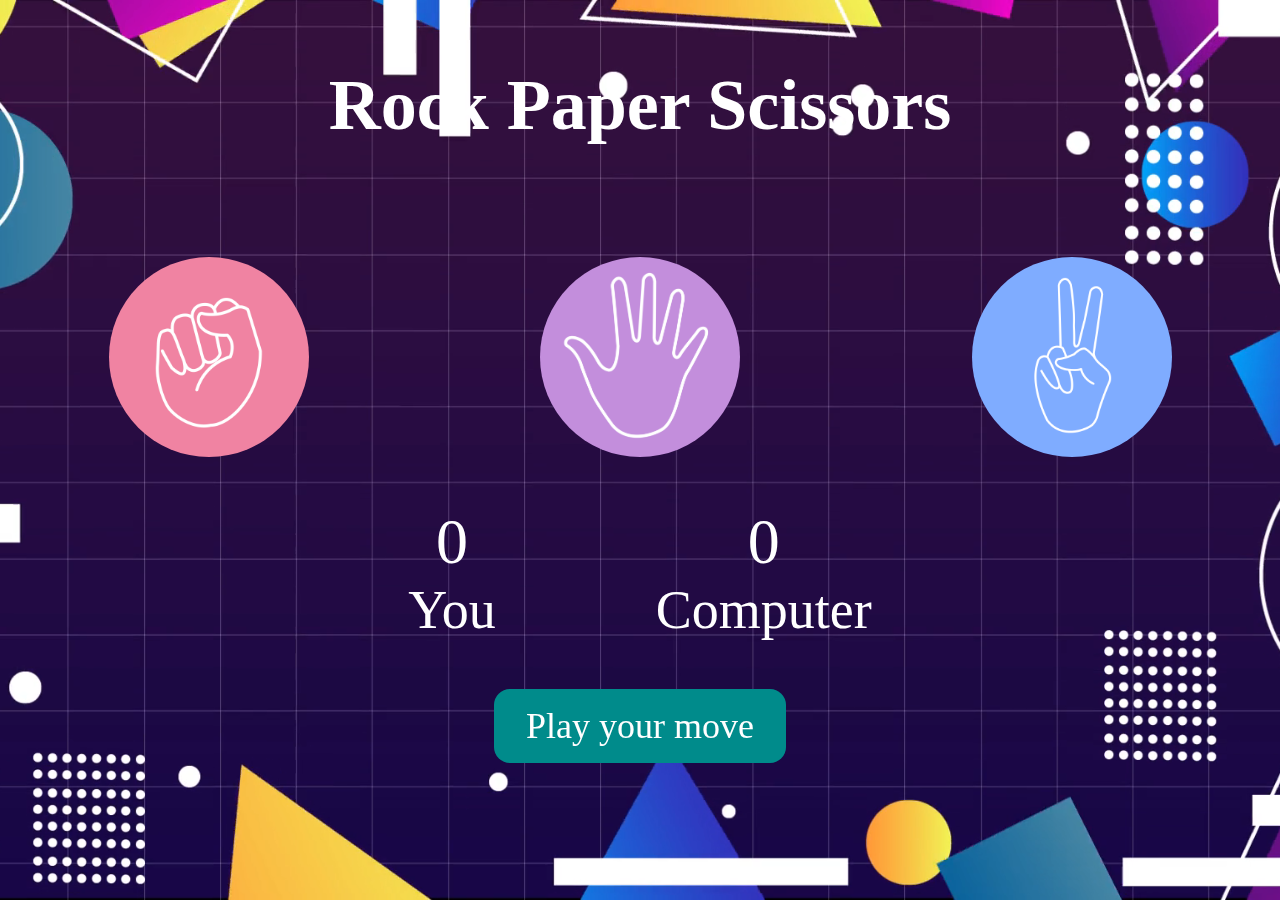
<file: app.html>
<!DOCTYPE html>
<html lang="en">
<head>
    <meta charset="UTF-8">
    <meta name="viewport" content="width=device-width, initial-scale=1.0">
    <title>Rock Paper Sissors game</title>
    <link rel="stylesheet" href="app1.css">
</head>
<body>
    <video id="background-video" autoplay loop muted >
  <source src="myvideo.mp4" type="video/mp4">
</video>
    <h1>Rock Paper Scissors</h1>
    <div class="choices">
        <div class="choice" id="rock">
            <img src="rock.png">
        </div>
        <div class="choice" id="paper">
            <img src="paper.png">
        </div>
        <div class="choice" id="scissors">
            <img src="scissors.png">
        </div>
    </div>
    <div class="score-board">
        <div class="score">
            <p id="userscore">0</p>
            <p>You</p>
        </div>
        <div class="score">
            <p id="computerscore">0</p>
            <p>Computer</p>
        </div>
    </div>

    <div class="msgcontainer">
        <p id="msg">Play your move</p>
    </div>

</body>

<script src="app2.js"></script>
</html>
</file>
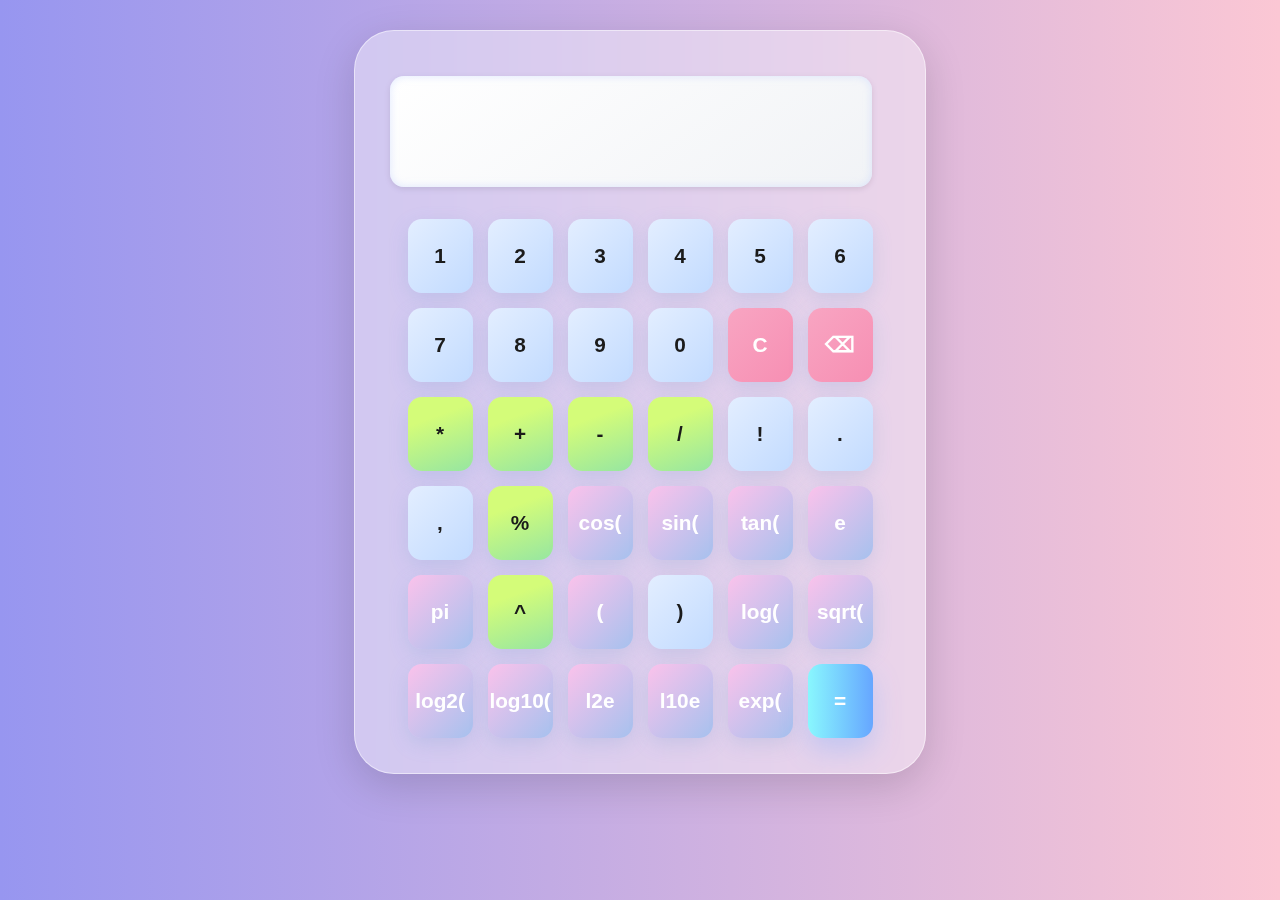
<file: calculator.html>
<!DOCTYPE html>
<html lang="en">
<head>
    <meta charset="UTF-8">
    <meta name="viewport" content="width=device-width, initial-scale=1.0">
    <title>CALCULATOR</title>
    <link rel="stylesheet" href="calculator.css"
</head>
<body>
    <div class="calculator">
        <input type="text" id="display" class="display" readonly/>
        <div class="buttons">
            <input type="button" value="1" onclick="display.value += '1'">
            <input type="button" value="2" onclick="display.value += '2'">
            <input type="button" value="3" onclick="display.value += '3'">
            <input type="button" value="4" onclick="display.value += '4'">
            <input type="button" value="5" onclick="display.value += '5'">
            <input type="button" value="6" onclick="display.value += '6'">
            <input type="button" value="7" onclick="display.value += '7'">
            <input type="button" value="8" onclick="display.value += '8'">
            <input type="button" value="9" onclick="display.value += '9'">
            <input type="button" value="0" onclick="display.value += '0'">
            
      <input type="button" value="C" onclick="display.value = ''">
      <input type="button" value="⌫" onclick="backspace()">
      <input type="button" value="*" onclick="display.value += '*'">
      <input type="button" value="+" onclick="display.value += '+'">
      <input type="button" value="-" onclick="display.value += '-'">
      <input type="button" value="/" onclick="display.value += '/'">
      <input type="button" value="!" onclick="display.value += '!'">
      <input type="button" value="." onclick="addDecimal()">
      <input type="button" value="," onclick="display.value += ','">

       <input type="button" value="%" onclick="display.value += '%'">
      <input type="button" value="cos(" onclick="display.value += 'cos('">
      <input type="button" value="sin(" onclick="display.value += 'sin('">
      <input type="button" value="tan(" onclick="display.value += 'tan('">
      <input type="button" value="e" onclick="display.value += 'e'">
      <input type="button" value="pi" onclick="display.value += 'pi'">
      <input type="button" value="^" onclick="display.value += '^('">
      <input type="button" value="(" onclick="display.value += '('">
      <input type="button" value=")" onclick="display.value += ')'">
      <input type="button" value="log(" onclick="display.value += 'log('">

      <input type="button" value="sqrt(" onclick="display.value += 'sqrt('">
      <input type="button" value="log2(" onclick="display.value += 'log2('">
      <input type="button" value="log10(" onclick="display.value += 'log10('">
      <input type="button" value="l2e" onclick="display.value += Math.LOG2E">
      <input type="button" value="l10e" onclick="display.value += Math.LOG10E">
      <input type="button" value="exp(" onclick="display.value += 'exp('">

       <input type="button" value="=" onclick="calculate()">

        </div>
    </div>
    
</body>
<script src="calculator.js"></script>
</html>
</file>
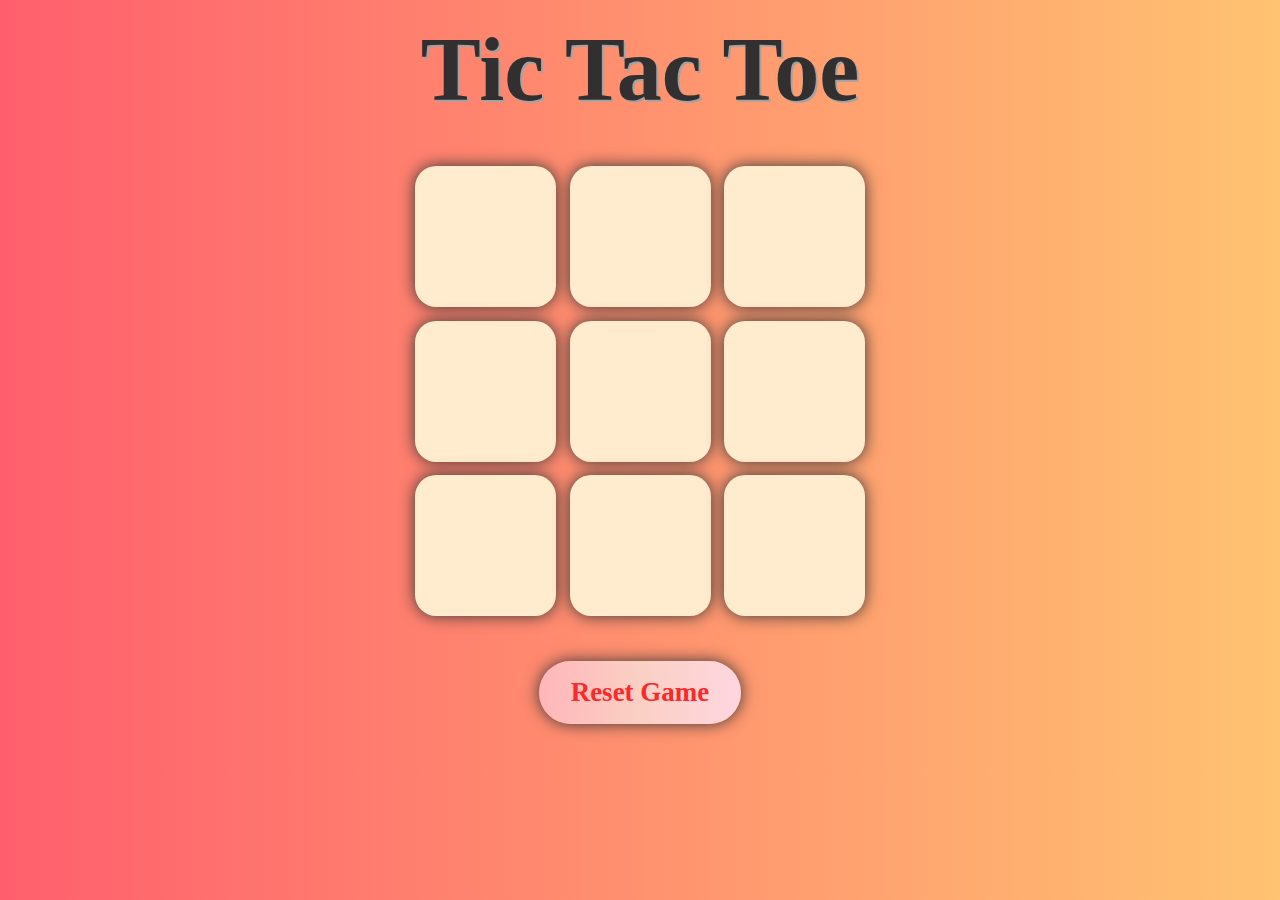
<file: tictactoe.html>
<!DOCTYPE html>
<html lang="en">
<head>
    <meta charset="UTF-8">
    <meta name="viewport" content="width=device-width, initial-scale=1.0">
    <title>Tic Tac Toe</title>
    <link rel="stylesheet" href="tictactoe0.css">
</head>
<body>
    
    <main>
        <h1>Tic Tac Toe</h1>
    <div class="container">
        <div class="game">
            <button class="box"></button>
            <button class="box"></button>
            <button class="box"></button>
            <button class="box"></button>
            <button class="box"></button>
            <button class="box"></button>
            <button class="box"></button>
            <button class="box"></button>
            <button class="box"></button>
        </div>
    </div>
    <button id="reset">Reset Game</button>
    </main>
    <p id="msg" ></p>
    
    <script src="tictactoe.js"></script>

    
</body>
</html>
</file>
<file: app1.css>
*{
    margin:0;
    padding:0;
    text-align: center;
    color:white;;
    
    

}


h1{
  margin-top:5%;
  font-size:8vmin;

}

.choices {
  display: flex;
  justify-content:space-evenly;
  align-items:center;
  gap:3rem;
  margin-top:110px;
  flex-wrap: wrap;

}

.choice{
  width:90%;
  max-width:350px;
  display:flex;
  justify-content:center;
  align-items: center;
    
}

.choice:hover{
  opacity:0.7;
  cursor:pointer;
  transform:scale(1.15);
}

.choice img{
    
    width:80%;
    height:auto;
    max-width: 200px;
    border-radius:50%;
    object-fit:cover;
    transition: transform 0.3s ease; 
}

@media (max-width: 1024px) {
  .choice img {
    max-width: 120px;
  }
}

/* Mobile screens */
@media (max-width: 600px) {
  .choice img {
    max-width: 90px;
  }
}



.score-board{
  display:flex;
  justify-content: center;
  align-items:center;
  font-size:6vmin;
  gap:10rem;
  margin-top: 3rem;
  flex-wrap: wrap;
}

#userscore,#computerscore{
  font-size:4rem;
}

.msgcontainer{
  margin-top: 3rem;
}

#msg{

  font-size:4vmin;
  background-color:darkcyan;
  display: inline-block;
  padding:1rem 2rem;
  border-radius:1rem;
  
}


#background-video {
   width: 100vw;
   height: 100vh;
   object-fit: cover;
   position: fixed;
   left: 0;
   right: 0;
   top: 0;
   bottom: 0;
   z-index: -1;
}
</file>
<file: calculator.css>
body {
 background: linear-gradient(to right, #9796f0, #fbc7d4);
  margin: 0;
  display: flex;
  justify-content: center;
  align-items: center;
  font-family:cursive;
}


.calculator {
  background: rgba(255, 255, 255, 0.4);
  border-radius: 40px;
  box-shadow: 0 12px 40px rgba(0, 0, 0, 0.15);
  padding: 45px 35px 35px 35px;
  margin-top: 30px;
  min-width: 430px;
  max-width: 500px;
  backdrop-filter: blur(20px);
  border: 1.5px solid rgba(255, 255, 255, 0.5);
  transition: all 0.3s ease-in-out;
}


.calculator:hover {
  box-shadow: 0 20px 50px rgba(120, 180, 255, 0.35);
  transform: scale(1.02);
}


.display {
  width: 90%;
  background: linear-gradient(145deg, #ffffff, #f1f3f6);
  color: #1e1e1e;
  border: none;
  border-radius: 14px;
  font-size: 3rem;
  font-weight: 600;
  padding: 28px 16px;
  margin-bottom: 32px;
  outline: none;
  text-align: right;
  box-shadow: inset 0 0 8px rgba(180, 200, 255, 0.4),
              0 2px 6px rgba(0, 0, 0, 0.1);
  letter-spacing: 2.5px;
  transition: 0.25s ease;
}

.display:focus {
  box-shadow: 0 0 15px rgba(120, 180, 255, 0.5),
              inset 0 0 10px rgba(180, 200, 255, 0.4);
  color: #0057b7;
}

.buttons {
  display: grid;
  grid-template-columns: repeat(6, 65px);
  gap: 15px;
  justify-content: center;
}


.buttons input[type="button"] {
  background: linear-gradient(135deg, #e3eeff, #c2dbff);
  color: #1b1b1b;
  font-size: 1.3rem;
  font-weight: 600;
  padding: 25px 0;
  border: none;
  border-radius: 14px;
  box-shadow: 0 6px 20px rgba(100, 150, 200, 0.2);
  cursor: pointer;
  outline: none;
  transition: all 0.25s ease;
}


.buttons input[type="button"]:hover {
  background: linear-gradient(135deg, #a7bfe8, #6190e8);
  color: #fff;
  transform: translateY(-6px) scale(1.05);
  box-shadow: 0 10px 25px rgba(97, 144, 232, 0.35);
}


.buttons input[type="button"]:active {
  transform: scale(0.95);
  box-shadow: inset 0 3px 10px rgba(0, 0, 0, 0.2);
}


.buttons input[type="button"][value="C"],
.buttons input[type="button"][value="⌫"] {
  background: linear-gradient(135deg, #f8a5c2, #f78fb3);
  color: #fff;
  font-weight: 700;
}
.buttons input[type="button"][value="C"]:hover,
.buttons input[type="button"][value="⌫"]:hover {
  background: linear-gradient(135deg, #f78fb3, #f8a5c2);
  box-shadow: 0 8px 24px rgba(247, 143, 179, 0.35);
  transform: translateY(-6px);
}


.buttons input[type="button"][value="="] {
  background: linear-gradient(to right, #89f7fe, #66a6ff);
  color: #ffffff;
  font-weight: bold;
  border-radius: 14px;
  box-shadow: 0 12px 28px rgba(102, 166, 255, 0.3);
}
.buttons input[type="button"][value="="]:hover {
  background: linear-gradient(to right, #66a6ff, #89f7fe);
  box-shadow: 0 16px 36px rgba(102, 166, 255, 0.45);
}

.buttons input[type="button"][value="*"],
.buttons input[type="button"][value="+"],
.buttons input[type="button"][value="-"],
.buttons input[type="button"][value="/"],
.buttons input[type="button"][value="^"],
.buttons input[type="button"][value="^("],
.buttons input[type="button"][value="%"] {
  background: linear-gradient(160deg, #d4fc79 30%, #96e6a1 100%);
  color: #1a1a1a;
  font-weight: 700;
}
.buttons input[type="button"][value="*"]:hover,
.buttons input[type="button"][value="+"]:hover,
.buttons input[type="button"][value="-"]:hover,
.buttons input[type="button"][value="/"]:hover,
.buttons input[type="button"][value="^"]:hover,
.buttons input[type="button"][value="^("]:hover,
.buttons input[type="button"][value="%"]:hover {
  background: linear-gradient(160deg, #96e6a1 30%, #d4fc79 100%);
  transform: translateY(-6px);
  box-shadow: 0 10px 25px rgba(150, 230, 161, 0.4);
}


.buttons input[type="button"][value*="("],
.buttons input[type="button"][value="e"],
.buttons input[type="button"][value="pi"],
.buttons input[type="button"][value="l2e"],
.buttons input[type="button"][value="l10e"] {
  background: linear-gradient(135deg, #fbc2eb 0%, #a6c1ee 100%);
  color: #fff;
  font-weight: 600;
}
.buttons input[type="button"][value*="("]:hover,
.buttons input[type="button"][value="e"]:hover,
.buttons input[type="button"][value="pi"]:hover,
.buttons input[type="button"][value="l2e"]:hover,
.buttons input[type="button"][value="l10e"]:hover {
  background: linear-gradient(135deg, #a6c1ee 0%, #fbc2eb 100%);
  box-shadow: 0 10px 25px rgba(166, 193, 238, 0.4);
}


@media (max-width: 700px) {
  .calculator {
    min-width: 95vw;
    max-width: 99vw;
    padding: 10vw 4vw;
  }
  .display {
    font-size: 1.8rem;
    padding: 18px 6px;
    margin-bottom: 21px;
  }
  .buttons {
    grid-template-columns: repeat(6, minmax(45px, 1fr));
    gap: 10px;
  }
  .buttons input[type="button"] {
    padding: 14px 0;
    font-size: 1.1rem;
    border-radius: 10px;
  }
}
</file>
<file: tictactoe0.css>
*{
    margin:0;
    padding:0;

}
body{
    background: linear-gradient(to right, #ff5f6d, #ffc371);
    text-align:center;
}

h1{
    
    font-size:10vmin ;
    margin-top:2vmin;
    color:rgb(49, 47, 47);
    text-shadow:2px 2px rgb(164, 163, 163);
}

.container{
    height:60vmin;
     display:flex;
    justify-content: center;
    align-items: center;
   

}

.game{
    margin:auto;
    width:50vmin;
    display:grid;
    grid-template-columns: repeat(3, 1fr); 
    gap:1.5vmin;
    aspect-ratio:1/1;


     
}

.box{
    aspect-ratio: 1/1;
    border-radius:15%;
    border:none;
    box-shadow:0 0 1rem rgb(55, 54, 54);
    font-size: clamp(2rem, 8vmin, 6rem);
    font-weight: 900;
    color:#ff5f6d;
    font-family:cursive;
    background-color:blanchedalmond;
    transition: background-color 0.3s ease, box-shadow 0.3s ease;
}

.box:hover{
    box-shadow: 0 0 1.2rem rgb(80, 80, 80);
    background-color:navajowhite;
}

.box:active{
    background-color:rgb(255, 255, 255);
    box-shadow:0 0 0.5rem rgba(0,0,0,0.3);
}


#reset{
    padding:1rem 2rem;
    max-width: 80%;                      /* prevent being too wide */
    font-size: clamp(1rem, 3vmin, 2rem);
    font-family:Cambria, Cochin, Georgia, Times, 'Times New Roman', serif;
    font-weight: 800;
    border-radius:300px;
    border:none;
    box-shadow:0 0 1rem rgb(55, 54, 54);
    color:rgb(251, 42, 42);
    background: linear-gradient(90deg, #ffb6b9 0%, #fad0c4 50%, #ffd6e0 100%);
    



}

#reset:hover{
   background:  linear-gradient(87deg,#f7ffb7 0,#ffabf7 100%);


}

#msg{
    margin-top:5vmin;
    font-size:5vmin;
    font-family: cursive;
    font-weight: 600;
    color:lightgoldenrodyellow;
     

}
</file>
